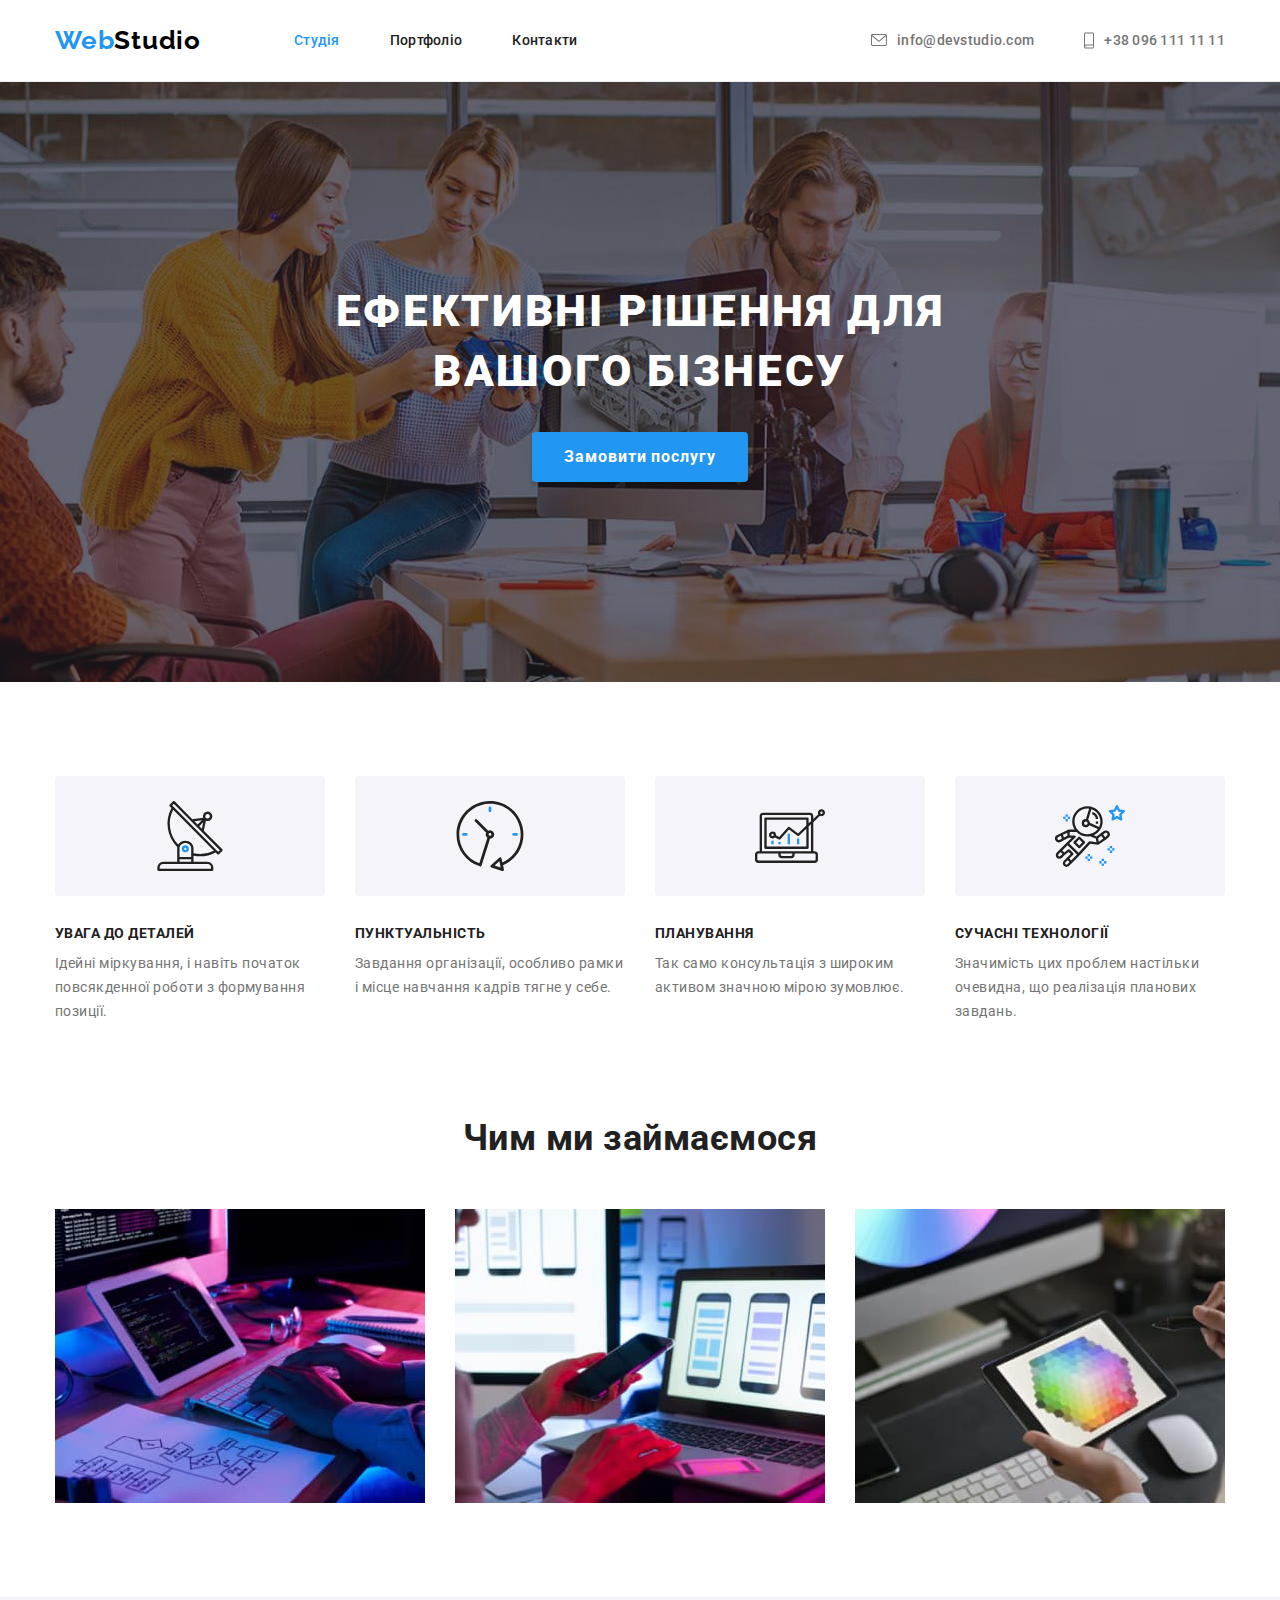
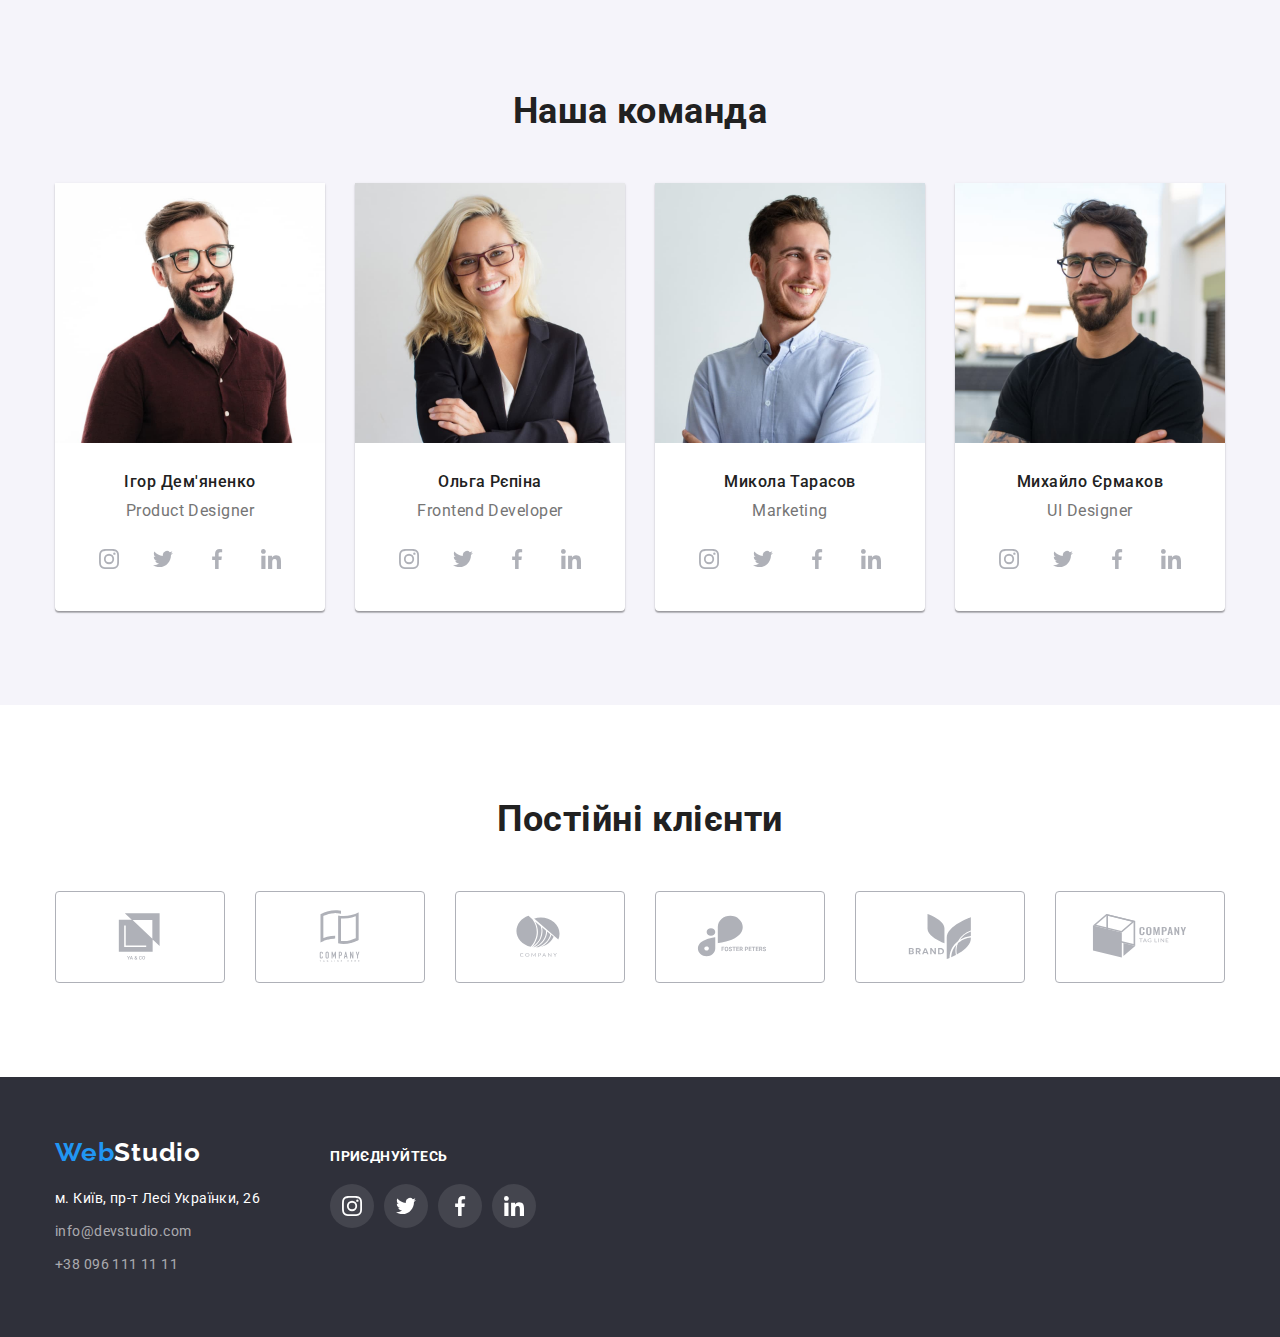
<file: index.html>
<!DOCTYPE html>
<html lang="uk">
  <head>
    <meta charset="UTF-8" />
    <meta http-equiv="X-UA-Compatible" content="IE=edge" />
    <meta name="viewport" content="width=device-width, initial-scale=1.0" />
    <title>WebStudio</title>

    <link rel="preconnect" href="https://fonts.googleapis.com" />
    <link rel="preconnect" href="https://fonts.gstatic.com" crossorigin />
    <link
      href="https://fonts.googleapis.com/css2?family=Raleway:wght@700&family=Roboto:wght@400;500;700;900&display=swap"
      rel="stylesheet"
    />

    <link
      rel="stylesheet"
      href="https://cdnjs.cloudflare.com/ajax/libs/modern-normalize/1.0.0/modern-normalize.min.css"
    />
    <link rel="stylesheet" href="./css/styles.css" />
  </head>
  <body>
    <header>
      <div class="container main-nav">
        <nav class="site-nav">
          <a class="logo" href="./index.html" lang="en"
            ><span class="logo-blue" lang="en">Web</span>Studio</a
          >
          <ul class="list">
            <li class="item"><a class="link current" href="./index.html">Студія</a></li>
            <li class="item"><a class="link" href="./portfolio.html">Портфоліо</a></li>
            <li class="item"><a class="link" href="#">Контакти</a></li>
          </ul>
        </nav>
        <ul class="list contact">
          <li class="item">
            <a class="link" href="mailto:info@devstudio.com">
              <svg class="icon-header" width="16" height="12">
                <use href="./images/icons.svg#icon-envelope"></use>
              </svg>
              info@devstudio.com</a
            >
          </li>

          <li class="item">
            <a class="link" href="tel:+380961111111">
              <svg class="icon-header" width="10" height="17">
                <use href="./images/icons.svg#icon-smartphone"></use>
              </svg>
              +38 096 111 11 11</a
            >
          </li>
        </ul>
      </div>
    </header>

    <main>
        <section class="hero">
          <div class="container">
            <h1 class="main-title">Ефективні рішення для вашого бізнесу</h1>
            <button class="order" type="button">Замовити послугу</button>
          </div>
        </section>

      <section class="feature-list">
        <div class="container">
          <!-- Пишемо H2 але на сайті не показуємо -->
          <h2 class="visually-hidden">Наші переваги</h2>
          <ul class="list">
            <li class="item icon-antenna">
              <h3 class="feature-title">Увага до деталей</h3>
              <p class="text">
                Ідейні міркування, і навіть початок повсякденної роботи з формування позиції.
              </p>
            </li>
            <li class="item icon-clock">
              <h3 class="feature-title">Пунктуальність</h3>
              <p class="text">
                Завдання організації, особливо рамки і місце навчання кадрів тягне у себе.
              </p>
            </li>
            <li class="item icon-diagram">
              <h3 class="feature-title">Планування</h3>
              <p class="text">Так само консультація з широким активом значною мірою зумовлює.</p>
            </li>
            <li class="item icon-astronaut">
              <h3 class="feature-title">Сучасні технології</h3>
              <p class="text">
                Значимість цих проблем настільки очевидна, що реалізація планових завдань.
              </p>
            </li>
          </ul>
        </div>
      </section>

      <section class="section-work">
        <div class="container">
          <h2 class="title">Чим ми займаємося</h2>
          <ul class="list">
            <li class="item">
              <img src="./images/img.jpg" alt="Друкує на клавіатурі" width="370" />
            </li>
            <li class="item">
              <img src="./images/img1.jpg" alt="Робота на компютері" width="370" />
            </li>
            <li class="item">
              <img src="./images/img2.jpg" alt="Робота на планшеті" width="370" />
            </li>
          </ul>
        </div>
      </section>

      <section class="our-team">
        <div class="container section-padding">
          <h2 class="title">Наша команда</h2>
          <ul class="list">
            <li class="item">
              <img
                src="./images/igor-demianenko.jpg"
                alt="Ігор Дем`яненко"
                width="270"
                class="image"
              />
              <div class="content">
                <h3 class="team">Ігор Дем&#39;яненко</h3>
                <p class="team-profession" lang="en">Product Designer</p>
                <div class="social-items">
                  <ul class="list-social">
                    <li class="item-socnet">
                      <a
                        class="link-social"
                        href="https://www.instagram.com/"
                        target="_blank"
                        rel="noreferrer noopener noopenet"
                      >
                        <svg class="social-net" width="20" height="20">
                          <use href="./images/icons.svg#icon-instagram"></use>
                        </svg>
                      </a>
                    </li>

                    <li class="item-socnet">
                      <a
                        class="link-social"
                        href="https://twitter.com/?lang=uk"
                        target="_blank"
                        rel="noreferrer noopener noopenet"
                      >
                        <svg class="social-net" width="20" height="20">
                          <use href="./images/icons.svg#icon-twitter"></use>
                        </svg>
                      </a>
                    </li>

                    <li class="item-socnet">
                      <a
                        class="link-social"
                        href="https://uk-ua.facebook.com/"
                        target="_blank"
                        rel="noreferrer noopener noopenet"
                      >
                        <svg class="social-net" width="20" height="20">
                          <use href="./images/icons.svg#icon-facebook"></use>
                        </svg>
                      </a>
                    </li>

                    <li class="item-socnet">
                      <a
                        class="link-social"
                        href="https://www.linkedin.com/"
                        target="_blank"
                        rel="noreferrer noopener noopenet"
                      >
                        <svg class="social-net" width="20" height="20">
                          <use href="./images/icons.svg#icon-linkedin"></use>
                        </svg>
                      </a>
                    </li>
                  </ul>
                </div>
              </div>
            </li>
            <li class="item">
              <img src="./images/olga-repina.jpg" alt="Ольга Рєпіна" width="270" class="image" />
              <div class="content">
                <h3 class="team">Ольга Рєпіна</h3>
                <p class="team-profession" lang="en">Frontend Developer</p>
                <div class="social-items">
                  <ul class="list-social">
                    <li class="item-socnet">
                      <a
                        class="link-social"
                        href="https://www.instagram.com/"
                        target="_blank"
                        rel="noreferrer noopener noopenet"
                      >
                        <svg class="social-net" width="20" height="20">
                          <use href="./images/icons.svg#icon-instagram"></use>
                        </svg>
                      </a>
                    </li>

                    <li class="item-socnet">
                      <a
                        class="link-social"
                        href="https://twitter.com/?lang=uk"
                        target="_blank"
                        rel="noreferrer noopener noopenet"
                      >
                        <svg class="social-net" width="20" height="20">
                          <use href="./images/icons.svg#icon-twitter"></use>
                        </svg>
                      </a>
                    </li>

                    <li class="item-socnet">
                      <a
                        class="link-social"
                        href="https://uk-ua.facebook.com/"
                        target="_blank"
                        rel="noreferrer noopener noopenet"
                      >
                        <svg class="social-net" width="20" height="20">
                          <use href="./images/icons.svg#icon-facebook"></use>
                        </svg>
                      </a>
                    </li>

                    <li class="item-socnet">
                      <a
                        class="link-social"
                        href="https://www.linkedin.com/"
                        target="_blank"
                        rel="noreferrer noopener noopenet"
                      >
                        <svg class="social-net" width="20" height="20">
                          <use href="./images/icons.svg#icon-linkedin"></use>
                        </svg>
                      </a>
                    </li>
                  </ul>
                </div>
              </div>
            </li>
            <li class="item">
              <img
                src="./images/mykola-tarasov.jpg"
                alt="Микола Тарасов"
                width="270"
                class="image"
              />
              <div class="content">
                <h3 class="team">Микола Тарасов</h3>
                <p class="team-profession" lang="en">Marketing</p>
                <div class="social-items">
                  <ul class="list-social">
                    <li class="item-socnet">
                      <a
                        class="link-social"
                        href="https://www.instagram.com/"
                        target="_blank"
                        rel="noreferrer noopener noopenet"
                      >
                        <svg class="social-net" width="20" height="20">
                          <use href="./images/icons.svg#icon-instagram"></use>
                        </svg>
                      </a>
                    </li>

                    <li class="item-socnet">
                      <a
                        class="link-social"
                        href="https://twitter.com/?lang=uk"
                        target="_blank"
                        rel="noreferrer noopener noopenet"
                      >
                        <svg class="social-net" width="20" height="20">
                          <use href="./images/icons.svg#icon-twitter"></use>
                        </svg>
                      </a>
                    </li>

                    <li class="item-socnet">
                      <a
                        class="link-social"
                        href="https://uk-ua.facebook.com/"
                        target="_blank"
                        rel="noreferrer noopener noopenet"
                      >
                        <svg class="social-net" width="20" height="20">
                          <use href="./images/icons.svg#icon-facebook"></use>
                        </svg>
                      </a>
                    </li>

                    <li class="item-socnet">
                      <a
                        class="link-social"
                        href="https://www.linkedin.com/"
                        target="_blank"
                        rel="noreferrer noopener noopenet"
                      >
                        <svg class="social-net" width="20" height="20">
                          <use href="./images/icons.svg#icon-linkedin"></use>
                        </svg>
                      </a>
                    </li>
                  </ul>
                </div>
              </div>
            </li>
            <li class="item">
              <img
                src="./images/mychaylo-jermakov.jpg"
                alt="Михайло Єрмаков"
                width="270"
                class="image"
              />
              <div class="content">
                <h3 class="team">Михайло Єрмаков</h3>
                <p class="team-profession" lang="en">UI Designer</p>
                <div class="social-items">
                  <ul class="list-social">
                    <li class="item-socnet">
                      <a
                        class="link-social"
                        href="https://www.instagram.com/"
                        target="_blank"
                        rel="noreferrer noopener noopenet"
                      >
                        <svg class="social-net" width="20" height="20">
                          <use href="./images/icons.svg#icon-instagram"></use>
                        </svg>
                      </a>
                    </li>

                    <li class="item-socnet">
                      <a
                        class="link-social"
                        href="https://twitter.com/?lang=uk"
                        target="_blank"
                        rel="noreferrer noopener noopenet"
                      >
                        <svg class="social-net" width="20" height="20">
                          <use href="./images/icons.svg#icon-twitter"></use>
                        </svg>
                      </a>
                    </li>

                    <li class="item-socnet">
                      <a
                        class="link-social"
                        href="https://uk-ua.facebook.com/"
                        target="_blank"
                        rel="noreferrer noopener noopenet"
                      >
                        <svg class="social-net" width="20" height="20">
                          <use href="./images/icons.svg#icon-facebook"></use>
                        </svg>
                      </a>
                    </li>

                    <li class="item-socnet">
                      <a
                        class="link-social"
                        href="https://www.linkedin.com/"
                        target="_blank"
                        rel="noreferrer noopener noopenet"
                      >
                        <svg class="social-net" width="20" height="20">
                          <use href="./images/icons.svg#icon-linkedin"></use>
                        </svg>
                      </a>
                    </li>
                  </ul>
                </div>
              </div>
            </li>
          </ul>
        </div>
      </section>

      <section class="regular-clients">
        <div class="container">
          <h2 class="title">Постійні клієнти</h2>
          <ul class="list">
            <li class="item-client">
              <a class="client" href="#">
                <svg width="106" height="62">
                  <use href="./images/icons.svg#icon-logo-ya-com"></use>
                </svg>
              </a>
            </li>

            <li class="item-client">
              <a class="client" href="#">
                <svg width="106" height="62">
                  <use href="./images/icons.svg#icon-logo-tagline"></use>
                </svg>
              </a>
            </li>

            <li class="item-client">
              <a class="client" href="#">
                <svg width="106" height="62">
                  <use href="./images/icons.svg#icon-logo-company"></use>
                </svg>
              </a>
            </li>
            <li class="item-client">
              <a class="client" href="#">
                <svg width="106" height="62">
                  <use href="./images/icons.svg#icon-logo-foster-peters"></use>
                </svg>
              </a>
            </li>
            <li class="item-client">
              <a class="client" href="#">
                <svg width="106" height="62">
                  <use href="./images/icons.svg#icon-logo-brand"></use>
                </svg>
              </a>
            </li>
            <li class="item-client">
              <a class="client" href="#">
                <svg width="106" height="62">
                  <use href="./images/icons.svg#icon-logo-tag-line"></use>
                </svg>
              </a>
            </li>
          </ul>
        </div>
      </section>
    </main>

    <footer>
      <div class="footer-bottom container">
        <div class="footer-address">
          <a class="logo" href="./index.html" lang="en"
            ><span class="logo-blue" lang="en">Web</span>Studio</a
          >
          <address class="address-company">
            <ul class="list">
              <li class="item">
                <a
                  class="link map"
                  href="https://goo.gl/maps/JmQGZZptx1eftx2k7"
                  target="_blank"
                  rel="noreferrer noopener noopenet"
                  >м. Київ, пр-т Лесі Українки, 26</a
                >
              </li>
              <li class="item">
                <a class="link" href="mailto:info@devstudio.com">info@devstudio.com</a>
              </li>
              <li class="item"><a class="link" href="tel:+380961111111">+38 096 111 11 11</a></li>
            </ul>
          </address>
        </div>
        <div class="join">
          <b class="title">приєднуйтесь</b>
          <ul class="list-social">
            <li>
              <a
                class="social-net"
                href="https://www.instagram.com/"
                target="_blank"
                rel="noreferrer noopener noopenet"
              >
                <svg class="icon-social" width="20" height="20">
                  <use href="./images/icons.svg#icon-instagram"></use>
                </svg>
              </a>
            </li>

            <li>
              <a
                class="social-net"
                href="https://twitter.com/?lang=uk"
                target="_blank"
                rel="noreferrer noopener noopenet"
              >
                <svg class="icon-social" width="20" height="20">
                  <use href="./images/icons.svg#icon-twitter"></use>
                </svg>
              </a>
            </li>

            <li>
              <a
                class="social-net"
                href="https://uk-ua.facebook.com/"
                target="_blank"
                rel="noreferrer noopener noopenet"
              >
                <svg class="icon-social" width="20" height="20">
                  <use href="./images/icons.svg#icon-facebook"></use>
                </svg>
              </a>
            </li>

            <li>
              <a
                class="social-net"
                href="https://www.linkedin.com/"
                target="_blank"
                rel="noreferrer noopener noopenet"
              >
                <svg class="icon-social" width="20" height="20">
                  <use href="./images/icons.svg#icon-linkedin"></use>
                </svg>
              </a>
            </li>
          </ul>
        </div>
      </div>
    </footer>
  </body>
</html>
</file>
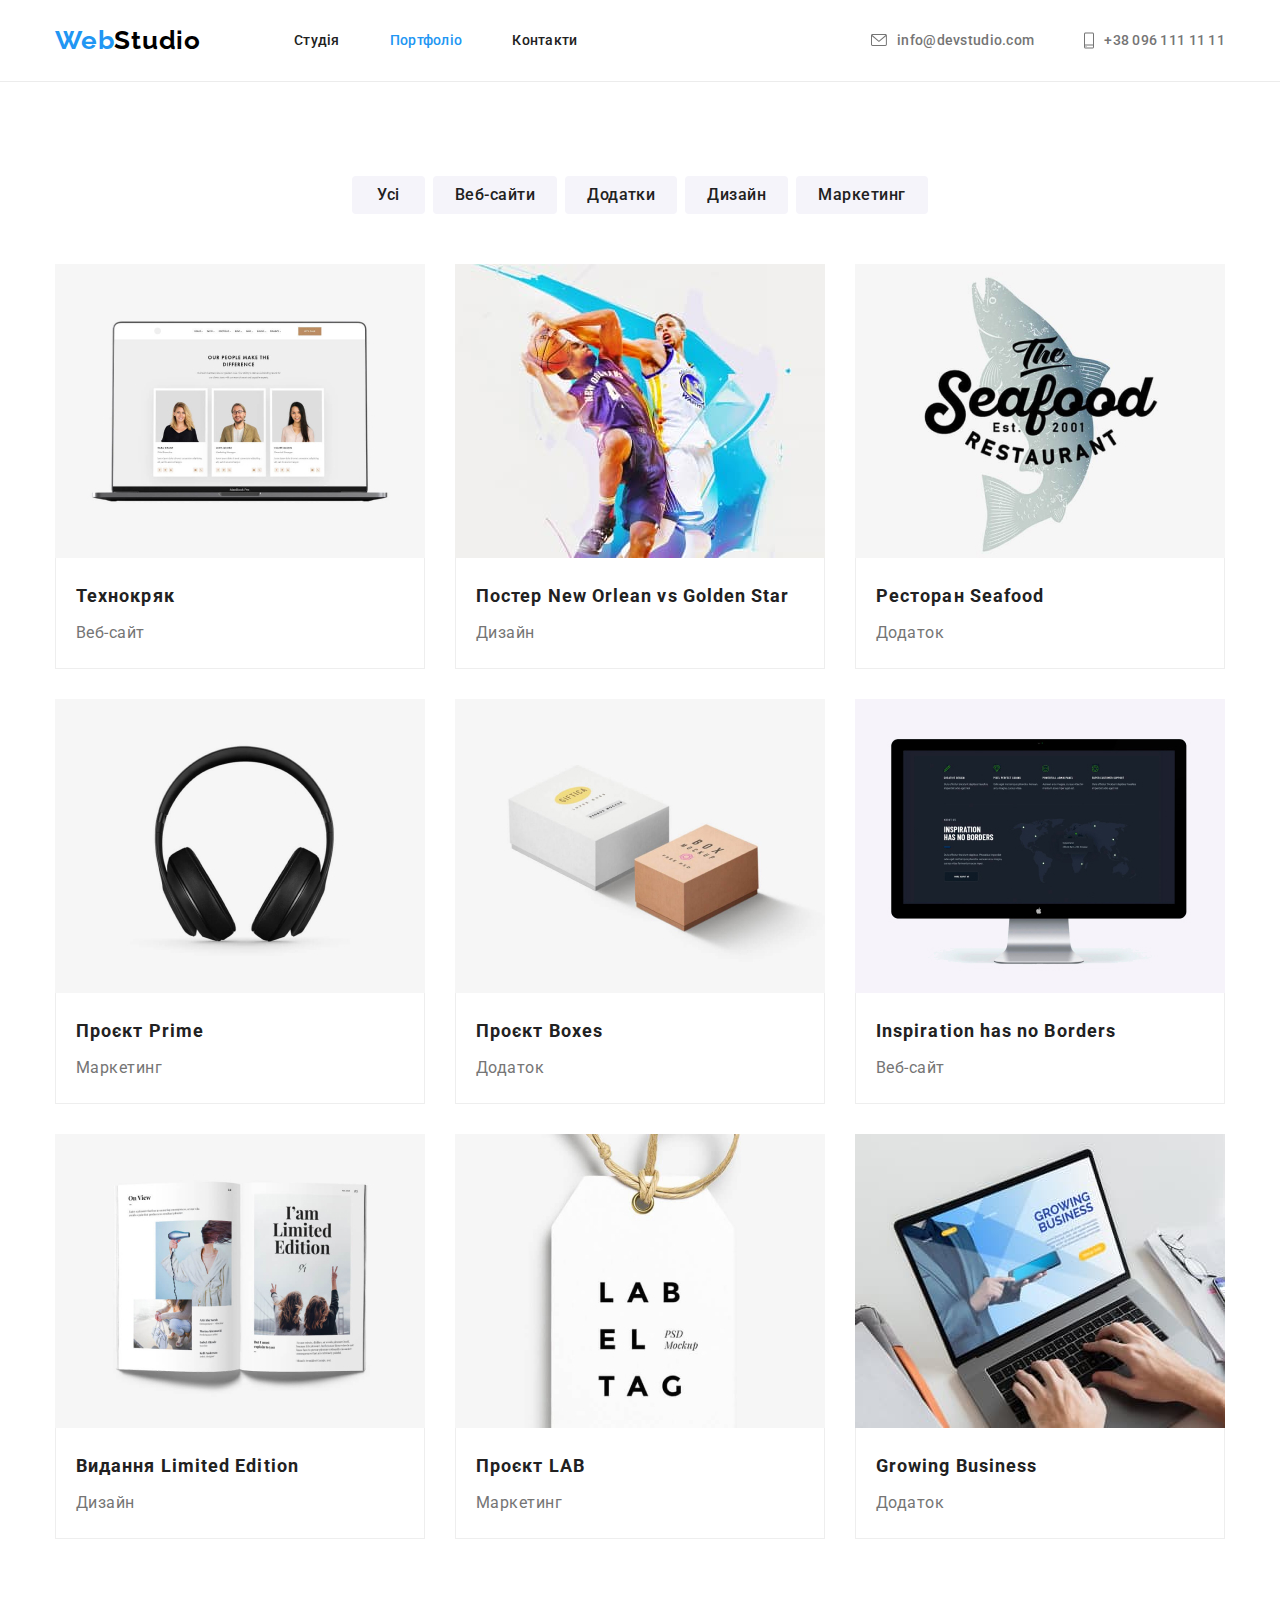
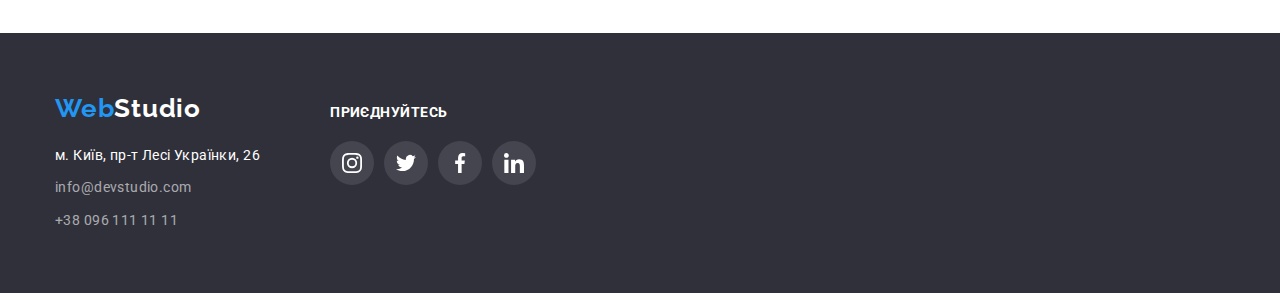
<file: portfolio.html>
<!DOCTYPE html>
<html lang="uk">
  <head>
    <meta charset="UTF-8" />
    <meta http-equiv="X-UA-Compatible" content="IE=edge" />
    <meta name="viewport" content="width=device-width, initial-scale=1.0" />
    <title>WebStudio</title>

    <link rel="preconnect" href="https://fonts.googleapis.com" />
    <link rel="preconnect" href="https://fonts.gstatic.com" crossorigin />
    <link
      href="https://fonts.googleapis.com/css2?family=Raleway:wght@700&family=Roboto:wght@400;500;700;900&display=swap"
      rel="stylesheet"
    />

    <link
      rel="stylesheet"
      href="https://cdnjs.cloudflare.com/ajax/libs/modern-normalize/1.0.0/modern-normalize.min.css"
    />
    <link rel="stylesheet" href="./css/styles.css" />
  </head>

  <body>
    <header>
      <div class="container main-nav">
        <nav class="site-nav">
          <a class="logo" href="./index.html" lang="en"
            ><span class="logo-blue" lang="en">Web</span>Studio</a
          >
          <ul class="list">
            <li class="item"><a class="link" href="./index.html">Студія</a></li>
            <li class="item"><a class="link current" href="./portfolio.html">Портфоліо</a></li>
            <li class="item"><a class="link" href="#">Контакти</a></li>
          </ul>
        </nav>
        <ul class="list contact">
          <li class="item">
            <a class="link" href="mailto:info@devstudio.com">
              <svg class="icon-header" width="16" height="12">
                <use href="./images/icons.svg#icon-envelope"></use>
              </svg>
              info@devstudio.com</a
            >
          </li>

          <li class="item">
            <a class="link" href="tel:+380961111111">
              <svg class="icon-header" width="10" height="17">
                <use href="./images/icons.svg#icon-smartphone"></use>
              </svg>
              +38 096 111 11 11</a
            >
          </li>
        </ul>
      </div>
    </header>

    <main>
      <section class="projects">
        <div class="container section-padding">
          <div>
            <h1 class="visually-hidden">Сторінка Портфоліо</h1>
            <ul class="filter">
              <li class="item-button"><button class="button all" type="button">Усі</button></li>
              <li class="item-button"><button class="button" type="button">Веб-сайти</button></li>
              <li class="item-button"><button class="button" type="button">Додатки</button></li>
              <li class="item-button"><button class="button" type="button">Дизайн</button></li>
              <li class="item-button"><button class="button" type="button">Маркетинг</button></li>
            </ul>
          </div>
          <ul class="list">
            <li class="item">
              <a class="link" href="#" target="_blank" rel="noreferrer noopener noopenet">
                <img src="./images/technokriak.jpg" alt="Технокряк" width="370" />
                <div class="date-project">
                  <h2 class="name-project">Технокряк</h2>
                  <p class="type-project">Веб-сайт</p>
                </div>
              </a>
            </li>
            <li class="item">
              <a class="link" href="#" target="_blank" rel="noreferrer noopener noopenet">
                <img
                  src="./images/poster-new-orlean-vs-golden-star.jpg"
                  alt="Постер New Orlean vs Golden Star"
                  width="370"
                />
                <div class="date-project">
                  <h2 class="name-project">
                    Постер <span lang="en">New Orlean vs Golden Star</span>
                  </h2>
                  <p class="type-project">Дизайн</p>
                </div>
              </a>
            </li>
            <li class="item">
              <a class="link" href="#" target="_blank" rel="noreferrer noopener noopenet">
                <img src="./images/restoran-seafood.jpg" alt="Ресторан Seafood" width="370" />
                <div class="date-project">
                  <h2 class="name-project">Ресторан <span lang="en">Seafood</span></h2>
                  <p class="type-project">Додаток</p>
                </div>
              </a>
            </li>
            <li class="item">
              <a class="link" href="#" target="_blank" rel="noreferrer noopener noopenet">
                <img src="./images/proekt-prime.jpg" alt="Проєкт Prime" width="370" />
                <div class="date-project">
                  <h2 class="name-project">Проєкт <span lang="en">Prime</span></h2>
                  <p class="type-project">Маркетинг</p>
                </div>
              </a>
            </li>
            <li class="item">
              <a class="link" href="#" target="_blank" rel="noreferrer noopener noopenet">
                <img src="./images/proekt-boxes.jpg" alt="Проєкт Boxes" width="370" />
                <div class="date-project">
                  <h2 class="name-project">Проєкт <span lang="en">Boxes</span></h2>
                  <p class="type-project">Додаток</p>
                </div>
              </a>
            </li>
            <li class="item">
              <a class="link" href="#" target="_blank" rel="noreferrer noopener noopenet">
                <img
                  src="./images/inspiration-has-no-borders.jpg"
                  alt="Inspiration has no Borders"
                  width="370"
                />
                <div class="date-project">
                  <h2 class="name-project" lang="en">Inspiration has no Borders</h2>
                  <p class="type-project">Веб-сайт</p>
                </div>
              </a>
            </li>
            <li class="item">
              <a class="link" href="#" target="_blank" rel="noreferrer noopener noopenet">
                <img
                  src="./images/vydannia-limited-edition.jpg"
                  alt="Видання Limited Edition"
                  width="370"
                />
                <div class="date-project">
                  <h2 class="name-project">Видання <span lang="en">Limited Edition</span></h2>
                  <p class="type-project">Дизайн</p>
                </div>
              </a>
            </li>
            <li class="item">
              <a class="link" href="#" target="_blank" rel="noreferrer noopener noopenet">
                <img src="./images/proekt-lab.jpg" alt="Проєкт LAB" width="370" />
                <div class="date-project">
                  <h2 class="name-project">Проєкт <span lang="en">LAB</span></h2>
                  <p class="type-project">Маркетинг</p>
                </div>
              </a>
            </li>
            <li class="item">
              <a class="link" href="#" target="_blank" rel="noreferrer noopener noopenet">
                <img src="./images/growing-bussines.jpg" alt="Growing Business" width="370" />
                <div class="date-project">
                  <h2 class="name-project" lang="en">Growing Business</h2>
                  <p class="type-project">Додаток</p>
                </div>
              </a>
            </li>
          </ul>
        </div>
      </section>
    </main>

    <footer>
      <div class="footer-bottom container">
        <div class="footer-address">
          <a class="logo" href="./index.html" lang="en"
            ><span class="logo-blue" lang="en">Web</span>Studio</a
          >
          <address class="address-company">
            <ul class="list">
              <li class="item">
                <a
                  class="link map"
                  href="https://goo.gl/maps/JmQGZZptx1eftx2k7"
                  target="_blank"
                  rel="noreferrer noopener noopenet"
                  >м. Київ, пр-т Лесі Українки, 26</a
                >
              </li>
              <li class="item">
                <a class="link" href="mailto:info@devstudio.com">info@devstudio.com</a>
              </li>
              <li class="item"><a class="link" href="tel:+380961111111">+38 096 111 11 11</a></li>
            </ul>
          </address>
        </div>
        <div class="join">
          <b class="title">приєднуйтесь</b>
          <ul class="list-social">
            <li>
              <a
                class="social-net"
                href="https://www.instagram.com/"
                target="_blank"
                rel="noreferrer noopener noopenet"
              >
                <svg class="icon-social" width="20" height="20">
                  <use href="./images/icons.svg#icon-instagram"></use>
                </svg>
              </a>
            </li>

            <li>
              <a
                class="social-net"
                href="https://twitter.com/?lang=uk"
                target="_blank"
                rel="noreferrer noopener noopenet"
              >
                <svg class="icon-social" width="20" height="20">
                  <use href="./images/icons.svg#icon-twitter"></use>
                </svg>
              </a>
            </li>

            <li>
              <a
                class="social-net"
                href="https://uk-ua.facebook.com/"
                target="_blank"
                rel="noreferrer noopener noopenet"
              >
                <svg class="icon-social" width="20" height="20">
                  <use href="./images/icons.svg#icon-facebook"></use>
                </svg>
              </a>
            </li>

            <li>
              <a
                class="social-net"
                href="https://www.linkedin.com/"
                target="_blank"
                rel="noreferrer noopener noopenet"
              >
                <svg class="icon-social" width="20" height="20">
                  <use href="./images/icons.svg#icon-linkedin"></use>
                </svg>
              </a>
            </li>
          </ul>
        </div>
      </div>
    </footer>
  </body>
</html>
</file>
<file: css/styles.css>
/* колір основного тексту #212121 */
/* додатковий колір сірий #757575 */
/* колір лого синій #2196F3 чорний #000000 */
/* акцент і емейл #2196F3 */
/* білий колір */
/* Боді білий #F5F5F5 */
/* Другий колір фона світло сірий #F5F4FA */
/* focus колір #2196F3  */

:root {
    --background-color: #FFFFFF;
    --color-logo-black: #000000;
    --primary-color-text: #212121;
    --accent-color: #2196F3;
    --button-color-active: #188CE8;
    --second-color: #757575;
    --white-color-text: #FFFFFF;
    --backgraund-color-button: #F5F4FA;
    --background-hero: #C4C4C4;
    --background-hero-gradient: rgba(47, 48, 58, 0.4);
    --background-our-team: #F5F4FA;
    --addres-footer: rgba(255, 255, 255, 0.6);
    --border-filter: #EEEEEE;
    --border-header: #ECECEC;
    --color-our-clients: #AFB1B8;
    --gradient-social: rgba(255, 255, 255, 0.1);
    --background-footer: #2F303A;
}


/* Боді */

body {
    background-color: var(--background-color);
    color: var(--primary-color-text);
    font-family: Roboto, sans-serif;
    letter-spacing: 0.03em;
}

header {
    border-bottom: 1px solid var(--border-header);
}

h1,
h2,
h3,
h4,
h5,
h6,
p,
ul,
li {
    margin: 0px;
    padding: 0px;
    padding-left: 0px;
}

button {
    cursor: pointer;
}

a {
    text-decoration: none;
}

ul {
    list-style: none;
}

img {
    display: block;
    max-width: 100%;
    height: auto;
}

.container {
    max-width: 1200px;
    margin: 0 auto;
    padding-right: 15px;
    padding-left: 15px;
}


.visually-hidden {
    position: absolute;
    white-space: nowrap;
    width: 1px;
    height: 1px;
    overflow: hidden;
    border: 0;
    padding: 0;
    clip: rect(0 0 0 0);
    clip-path: inset(50%);
    margin: -1px;
}



/* Лого */

.logo {
    display: block;
    color: var(--color-logo-black);
    font-family: Raleway, sans-serif;

    font-weight: 700;
    font-size: 26px;
    line-height: 1.19;
    letter-spacing: 0.03em;
}

.main-nav .logo {
    margin-right: 93px;
    padding-top: 24px;
    padding-bottom: 25px;
}

.logo-blue {
    color: var(--accent-color);
}


/* Сайт nav */


.container.main-nav {
    display: flex;
    align-items: center;
}

.site-nav {
    display: flex;
    
}

.site-nav .link {
    display: block;
    padding-top: 32px;
    padding-bottom: 32px;
    background-color: var(--white-color-text);
    color: var(--primary-color-text);
    
    font-size: 14px;
    font-weight: 500;
    line-height: 1.14;
    letter-spacing: 0.02em;
}

.site-nav .link:focus,
.site-nav .link:hover {
    color: var(--accent-color);
}

.site-nav .link.current {
    color: var(--accent-color);
}

.site-nav .item:not(:last-child) {
    margin-right: 50px;
}


.site-nav .list {
    display: flex;
}

.list.contact {
    display: flex;
    margin-left: auto;
    align-items: center;
}

.contact .link {
    display: flex;
    align-items: center;
    padding-top: 32px;
    padding-bottom: 32px;

    background-color: var(--white-color-text);
    color: var(--second-color);

    font-size: 14px;
    font-weight: 500;
    line-height: 1.14;
    letter-spacing: 0.02em;
}

.contact .item + .item {
    margin-left: 50px;
}

.contact .link:focus,
.contact .link:hover {
    color: var(--accent-color);
}

.icon-header {
    margin-right: 10px;
    fill: currentColor;
}


/* index.html */

/* Герой */

.overlay {

}

.hero {
    text-align: center;
    padding-top: 200px;
    padding-bottom: 200px;
    max-width: 1600px;
    background-color: var(--background-hero);
    background-image: linear-gradient(
        to right,
        var(--background-hero-gradient),
        var(--background-hero-gradient)),
        url(../images/hero-img.jpg);
    background-repeat: no-repeat;
    background-size: cover;
    background-position: center;
    margin-left: auto;
    margin-right: auto;
}


.hero .main-title {
    margin: auto;
    margin-bottom: 30px;
    max-width: 696px;

    text-transform: uppercase;
    color: var(--white-color-text);

    font-size: 44px;
    font-weight: 900;
    line-height: 1.36;
    letter-spacing: 0.06em;
}

/* Button */

.hero .order {
    background-color: var(--accent-color);
    color: var(--white-color-text);
    border: none;
    font-family: inherit;
    border-radius: 4px;
    border-color: transparent;

    font-size: 16px;
    font-weight: 700;
    line-height: 1.88;
    letter-spacing: 0.06em;
    padding: 10px 32px;

    box-shadow: 0px 4px 4px rgba(0, 0, 0, 0.15);
}

.hero .order:hover,
.hero .order:focus {
    background-color: var(--button-color-active);
    color: var(--white-color-text);
}

/* Секція feature-list */

.feature-list {
    padding-bottom: 94px;
    padding-top: 94px;
}


.feature-list .feature-title  {
    text-transform: uppercase;
    font-size: 14px;
    font-weight: 700;
    line-height: 1.14;

    margin-bottom: 10px;
}

.feature-list .text {
    color: var(--second-color);

    font-size: 14px;
    line-height: 1.71;
}

.feature-list .item {
    width: 270px;
}

.feature-list .item::before {
    display: flex;
    content: '';
    min-height: 120px;
    background-repeat: no-repeat;
    background-position: center;
    background-size: 70px 70px;
    background-color: var(--background-our-team);

    margin-bottom: 30px;
    border-radius: 4px;
}

.feature-list .icon-antenna::before {
    background-image: url(../images/antenna.svg);
}

.feature-list .icon-clock::before {
    background-image: url(../images/clock.svg);
}

.feature-list .icon-diagram::before {
    background-image: url(../images/diagram.svg);
}

.feature-list .icon-astronaut::before {
    background-image: url(../images/astronaut.svg);
}

.feature-list .list {
    display: flex;
    gap: 30px;
}

/* Секція section-work */

.section-work {
    padding-bottom: 94px;
}

.section-work .list {
    display: flex;
    gap: 30px;
}

/*  h2 для section-work і our-team */


.title {
    margin-bottom: 50px;
    text-align: center;
    font-size: 36px;
    font-weight: 700;
    line-height: 1.16;
}


/* Секція our-team*/

.our-team  {
    background-color: var(--background-our-team);
    padding-top: 94px;
    padding-bottom: 94px;

}

.our-team .item {
    background-color: var(--background-color);
    display: block;
    text-align: center;
    width: 270px;
    box-shadow: 0px 1px 3px rgba(0, 0, 0, 0.12), 0px 1px 1px rgba(0, 0, 0, 0.14), 0px 2px 1px rgba(0, 0, 0, 0.2);
    border-radius: 0px 0px 4px 4px;
}

.our-team .list {
    display: flex;
    gap: 30px;
}


.our-team .team {
    margin-bottom: 10px;

    font-size: 16px;
    font-weight: 500;
    line-height: 1.18;
}

.our-team .team-profession {
    color: var(--second-color);
    font-size: 16px;
    line-height: 1.18;

    margin-bottom: 16px;
}

.our-team .content {
    padding-top: 30px;
    padding-bottom: 30px;
}

.link-social {
    display: flex;
    fill: var(--color-our-clients);
    width: 44px;
    height: 44px;
    border-radius: 50%;

    justify-content: center;
    align-items: center;
}

.list-social {
    display: flex;
    fill: var(--color-our-clients);
    justify-content: center;
    gap: 10px;
}


.link-social:hover,
.link-social:focus {

    background-color: var(--accent-color);
    fill: var(--white-color-text);
}


.regular-clients {
    padding-top: 94px;
    padding-bottom: 94px;
}

.regular-clients .client {
    display: flex;
    width: 170px;
    height: 92px;
    border-radius: 4px;
    justify-content: center;
    align-items: center;
    fill: var(--color-our-clients);
    border: 1px solid var(--color-our-clients);
}

.regular-clients .client:hover,
.regular-clients .client:focus {
    fill: var(--accent-color);
    border: 1px solid var(--accent-color);
}


.regular-clients .list {
    display: flex;
    justify-content: space-between;
}

/* Футер */

footer {
    background-color: var(--background-footer);
    padding-top: 60px;
    padding-bottom: 60px;
}

.footer-bottom .logo {
    margin-bottom: 20px;

    color: var(--white-color-text);
}

.footer-bottom .item + .item {
    margin-top: 9px;
}

.footer-bottom .list {
    margin-right: 70px;
}

.address-company .link {
    color: var(--addres-footer);

    font-style: normal;
    font-size: 14px;
    line-height: 1.71;
    letter-spacing: 0.03em;
}

.address-company .map {
    color: var(--white-color-text);
}

.address-company .link:hover,
.address-company .link:focus {
    color: var(--accent-color);
}

.join .title {
    text-transform: uppercase;
    color: var(--white-color-text);
    margin-bottom: 20px;
    font-size: 14px;
    line-height: 1.14;
}


.footer-bottom {
    display: flex;
    margin-right: auto;
    align-items: baseline;
}

.join {
    display: flex;
    flex-direction: column;
    align-items: flex-start;
    justify-content: flex-start;
    width: 206px;
}

.join .social-net {
    display: flex;
    width: 44px;
    height: 44px;
    justify-content: center;
    align-items: center;
    border-radius: 50%;
    fill: var(--white-color-text);
    background-color: var(--gradient-social);
}

.social-net:hover,
.social-net:focus {
    background-color: var(--accent-color);
}





/*  */
/* portfolio.html */
/*  */

.projects .button {
    padding: 6px 22px;

    font-family: inherit;
    color: var(--primary-color-text);
    background-color: var(--backgraund-color-button);
    border-radius: 4px;
    border-color: transparent;
    border: none;

    font-size: 16px;
    font-weight: 500;
    line-height: 1.62;
    letter-spacing: 0.03em;
}

.projects .button.all {
    padding: 6px 25px;
}

.projects .button:focus,
.projects .button:hover {
    background-color: var(--accent-color);
    color: var(--white-color-text);
    box-shadow: 0px 3px 1px rgba(0, 0, 0, 0.1),
    0px 1px 2px rgba(0, 0, 0, 0.08),
    0px 2px 2px rgba(0, 0, 0, 0.12);
}


.projects .name-project {
    color: var(--primary-color-text);

    font-size: 18px;
    font-weight: 700;
    line-height: 2;
    letter-spacing: 0.06em;

    margin-bottom: 4px;
}

.projects {
    padding-top: 94px;
    padding-bottom: 94px;
}

.projects .type-project {
    color: var(--second-color);
    font-size: 16px;
    line-height: 1.87;
}

.projects .filter {
    display: flex;
    margin-bottom: 50px;
    justify-content: center;
    gap: 8px;
}

.projects .date-project {
    border-left: 1px solid var(--border-filter);
    border-right: 1px solid var(--border-filter);
    border-bottom: 1px solid var(--border-filter);

    padding-top: 20px;
    padding-left: 20px;
    padding-bottom: 20px;
}

.projects .link:hover,
.projects .link:focus {
    box-shadow: 0px 1px 1px
    rgba(0, 0, 0, 0.12),
    0px 4px 4px rgba(0, 0, 0, 0.06),
    1px 4px 6px rgba(0, 0, 0, 0.16);
}


.projects .list {
    display: flex;
    flex-wrap: wrap;
    margin-top: -30px;
    margin-left: -30px;
}

.projects .item {
    display: flex;
    flex-basis: calc(100% / 3 - 30px);
    margin-top: 30px;
    margin-left: 30px;
}
</file>
